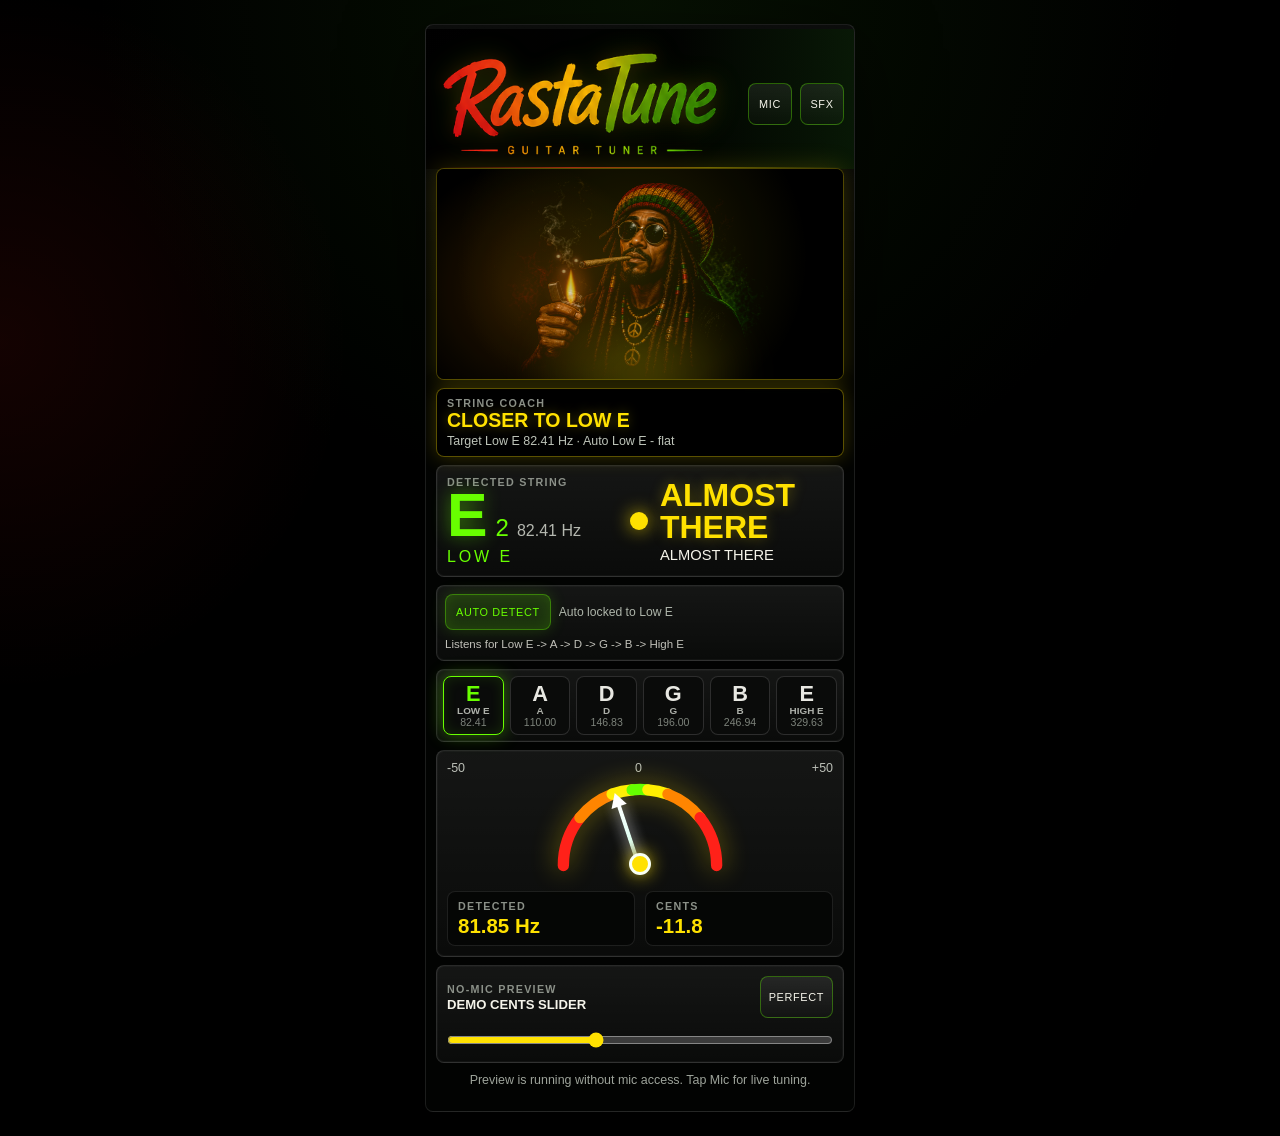
<file: index.html>
﻿<!doctype html>
<html lang="en">
  <head>
    <meta charset="utf-8">
    <meta name="viewport" content="width=device-width, initial-scale=1, viewport-fit=cover">
    <meta name="theme-color" content="#020302">
    <meta name="apple-mobile-web-app-capable" content="yes">
    <meta name="apple-mobile-web-app-status-bar-style" content="black-translucent">
    <meta name="format-detection" content="telephone=no">
    <title>RastaTune Guitar Tuner</title>
    <meta name="description" content="RastaTune is a playable six-string guitar tuner prototype with live mic pitch detection and reggae fire feedback.">
    <meta property="og:type" content="website">
    <meta property="og:url" content="https://rastatune-preview.netlify.app/">
    <meta property="og:title" content="RastaTune Guitar Tuner">
    <meta property="og:description" content="A playable mobile guitar tuner prototype with live mic detection, six strings, and reggae fire feedback.">
    <meta property="og:image" content="https://rastatune-preview.netlify.app/assets/social-preview.png?v=20260613-rasta-generated">
    <meta property="og:image:width" content="1200">
    <meta property="og:image:height" content="630">
    <meta property="og:image:alt" content="RastaTune guitar tuner preview with fictional reggae-inspired character and neon tuning meter.">
    <meta name="twitter:card" content="summary_large_image">
    <meta name="twitter:title" content="RastaTune Guitar Tuner">
    <meta name="twitter:description" content="A playable mobile guitar tuner prototype with live mic detection, six strings, and reggae fire feedback.">
    <meta name="twitter:image" content="https://rastatune-preview.netlify.app/assets/social-preview.png?v=20260613-rasta-generated">
    <link rel="stylesheet" href="style.css?v=screen-fit-20260626b">
  </head>
  <body>
    <main class="app-shell" data-state="perfect">
      <header class="topbar" aria-label="RastaTune Guitar Tuner">
        <img class="logo" src="assets/logo-no-leaf-tight.png" alt="">
        <div class="top-actions">
          <button class="icon-button" id="micButton" type="button" aria-label="Start microphone tuner">Mic</button>
          <button class="icon-button" id="muteButton" type="button" aria-label="Mute sound effects" aria-pressed="false">SFX</button>
        </div>
      </header>

      <section class="hero-panel">
        <div class="character-stage" id="characterStage" role="img" aria-label="Fictional reggae-inspired tuner character">
          <div class="character-rig" aria-hidden="true">
            <img id="characterFrameA" class="character-frame frame-a is-visible" src="assets/rasta-character-base.png" alt="">
            <img id="characterFrameB" class="character-frame frame-b" src="assets/rasta-character-base.png" alt="">
            <div class="flame-system">
              <span class="sprite-glow"></span>
              <span class="flame-sprite"></span>
              <span class="spark spark-one"></span>
              <span class="spark spark-two"></span>
              <span class="spark spark-three"></span>
            </div>
          </div>
          <div class="stage-glow" aria-hidden="true"></div>
          <div class="smoke smoke-one" aria-hidden="true"></div>
          <div class="smoke smoke-two" aria-hidden="true"></div>
        </div>

        <div class="tune-overlay">
          <span class="micro-label">String Coach</span>
          <strong id="proximityText">Locked on Low E</strong>
          <p><span id="targetOverlay">Target Low E</span> &middot; <span id="detectedNoteText">Detected E2</span></p>
        </div>

        <div class="readout-card">
          <div class="string-lockup">
            <span class="micro-label">Detected String</span>
            <div class="string-row">
              <strong id="selectedNote">E</strong>
              <span id="selectedOctave">2</span>
              <em id="selectedHz">82.41 Hz</em>
            </div>
            <span id="selectedName" class="selected-name">Low E</span>
          </div>

          <div class="state-line">
            <span class="state-dot" id="stateDot"></span>
            <div>
              <h1 id="stateTitle">Perfect Tune</h1>
              <p id="directionText">Perfect Tune</p>
            </div>
          </div>
        </div>
      </section>

      <section class="mode-row" aria-label="Tuner mode">
        <button class="mode-chip active" id="autoButton" type="button">Auto Detect</button>
        <span id="lockStatus">Waiting for a clean string pluck</span>
        <span class="auto-sequence">Listens for Low E -> A -> D -> G -> B -> High E</span>
      </section>

      <section class="string-pad" aria-label="Manual string override">
        <button class="string-button active" type="button" data-string="E2">
          <strong>E</strong>
          <span>Low E</span>
          <em>82.41</em>
        </button>
        <button class="string-button" type="button" data-string="A2">
          <strong>A</strong>
          <span>A</span>
          <em>110.00</em>
        </button>
        <button class="string-button" type="button" data-string="D3">
          <strong>D</strong>
          <span>D</span>
          <em>146.83</em>
        </button>
        <button class="string-button" type="button" data-string="G3">
          <strong>G</strong>
          <span>G</span>
          <em>196.00</em>
        </button>
        <button class="string-button" type="button" data-string="B3">
          <strong>B</strong>
          <span>B</span>
          <em>246.94</em>
        </button>
        <button class="string-button" type="button" data-string="E4">
          <strong>E</strong>
          <span>High E</span>
          <em>329.63</em>
        </button>
      </section>

      <section class="meter-panel" aria-label="Tuning meter">
        <div class="meter-labels">
          <span>-50</span>
          <span>0</span>
          <span>+50</span>
        </div>
        <div class="arc-meter">
          <svg viewBox="0 0 220 124" role="img" aria-label="Rainbow cents meter">
            <path class="arc arc-red-left" d="M 22 104 A 88 88 0 0 1 41 49"></path>
            <path class="arc arc-orange-left" d="M 41 49 A 88 88 0 0 1 78 22"></path>
            <path class="arc arc-yellow-left" d="M 78 22 A 88 88 0 0 1 101 17"></path>
            <path class="arc arc-green" d="M 101 17 A 88 88 0 0 1 119 17"></path>
            <path class="arc arc-yellow-right" d="M 119 17 A 88 88 0 0 1 142 22"></path>
            <path class="arc arc-orange-right" d="M 142 22 A 88 88 0 0 1 179 49"></path>
            <path class="arc arc-red-right" d="M 179 49 A 88 88 0 0 1 198 104"></path>
          </svg>
          <div class="arc-needle" id="arcNeedle" aria-hidden="true"></div>
          <div class="arc-pivot" aria-hidden="true"></div>
        </div>
        <div class="readings-grid">
          <div>
            <span class="micro-label">Detected</span>
            <strong id="frequencyText">82.41 Hz</strong>
          </div>
          <div>
            <span class="micro-label">Cents</span>
            <strong id="centsText">+0.0</strong>
          </div>
        </div>
      </section>

      <section class="demo-panel">
        <div class="demo-header">
          <div>
            <span class="micro-label">No-Mic Preview</span>
            <strong>Demo cents slider</strong>
          </div>
          <button class="demo-reset" id="resetDemo" type="button">Perfect</button>
        </div>
        <input id="demoSlider" class="demo-slider" type="range" min="-50" max="50" step="1" value="0" aria-label="Demo cents off target">
      </section>

      <p class="status-text" id="statusText">Requesting microphone access for live tuning.</p>
    </main>

    <script src="script.js?v=screen-fit-20260626b"></script>
  </body>
</html>
</file>
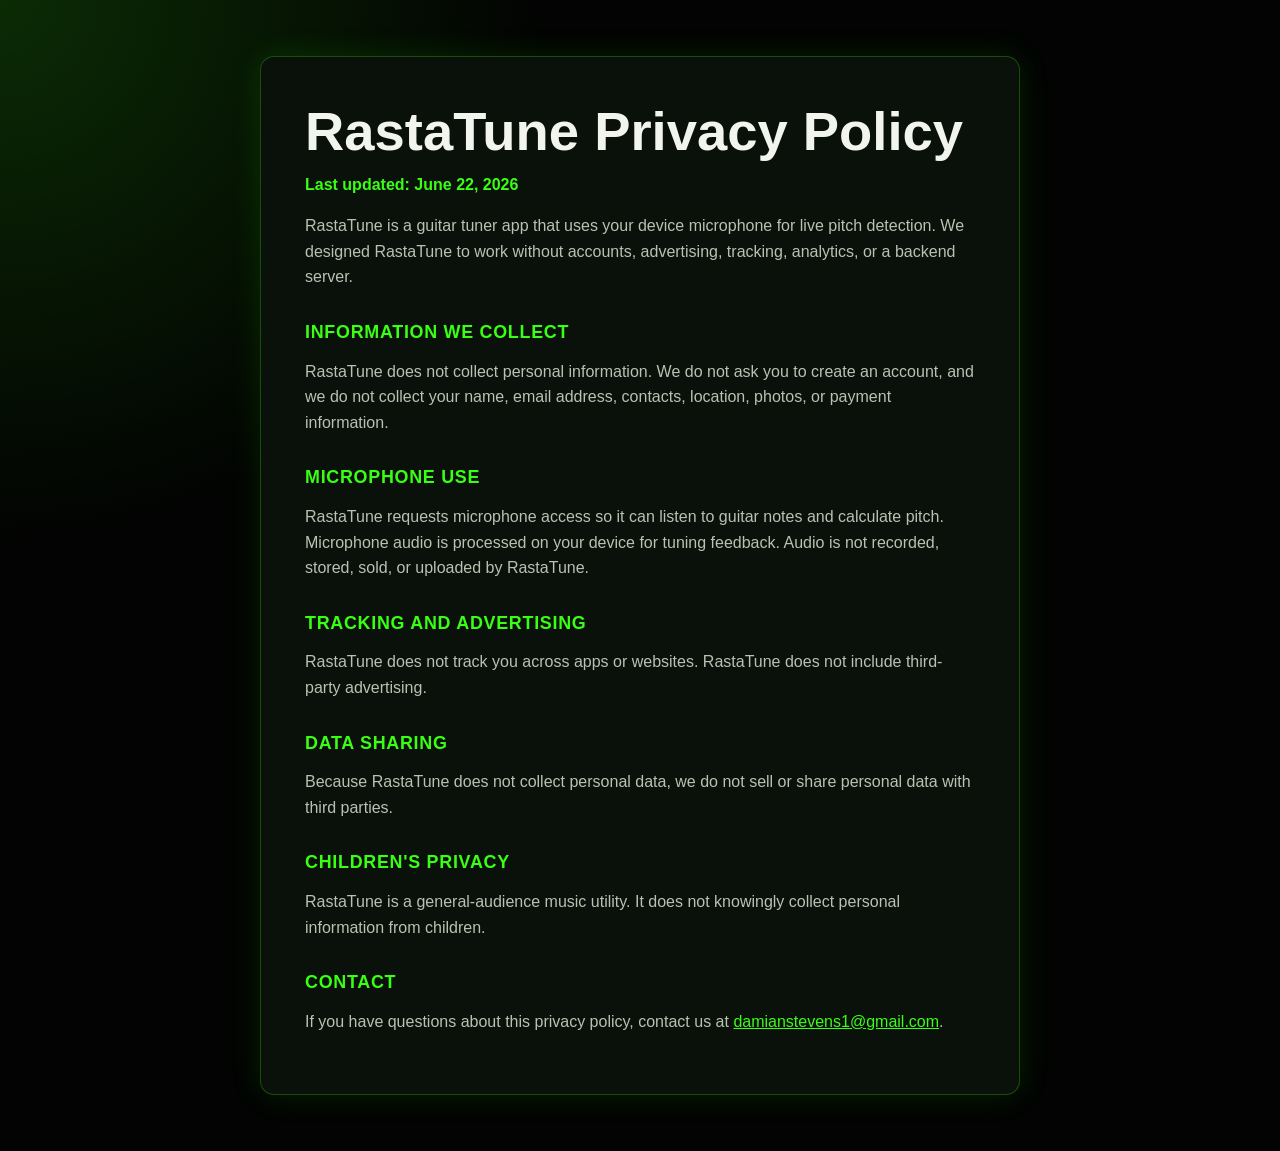
<file: privacy.html>
<!doctype html>
<html lang="en">
  <head>
    <meta charset="utf-8">
    <meta name="viewport" content="width=device-width, initial-scale=1">
    <meta name="theme-color" content="#020302">
    <title>RastaTune Privacy Policy</title>
    <style>
      :root {
        color-scheme: dark;
        --bg: #020302;
        --panel: #0b120b;
        --text: #f2f5ee;
        --muted: #b9c2b2;
        --accent: #39ff14;
        --line: rgba(57, 255, 20, 0.26);
      }

      * {
        box-sizing: border-box;
      }

      body {
        margin: 0;
        min-height: 100vh;
        background: radial-gradient(circle at top left, rgba(57, 255, 20, 0.16), transparent 34rem), var(--bg);
        color: var(--text);
        font-family: -apple-system, BlinkMacSystemFont, "Segoe UI", sans-serif;
        line-height: 1.6;
      }

      main {
        width: min(760px, calc(100% - 32px));
        margin: 0 auto;
        padding: 56px 0;
      }

      article {
        border: 1px solid var(--line);
        border-radius: 14px;
        background: rgba(11, 18, 11, 0.92);
        box-shadow: 0 0 32px rgba(57, 255, 20, 0.12);
        padding: clamp(24px, 5vw, 44px);
      }

      h1,
      h2 {
        line-height: 1.15;
      }

      h1 {
        margin: 0 0 8px;
        font-size: clamp(2rem, 7vw, 3.4rem);
      }

      h2 {
        margin-top: 32px;
        color: var(--accent);
        font-size: 1.12rem;
        letter-spacing: 0.04em;
        text-transform: uppercase;
      }

      p,
      li {
        color: var(--muted);
      }

      a {
        color: var(--accent);
      }

      .updated {
        margin-top: 0;
        color: var(--accent);
        font-weight: 700;
      }
    </style>
  </head>
  <body>
    <main>
      <article>
        <h1>RastaTune Privacy Policy</h1>
        <p class="updated">Last updated: June 22, 2026</p>

        <p>
          RastaTune is a guitar tuner app that uses your device microphone for live pitch detection. We designed
          RastaTune to work without accounts, advertising, tracking, analytics, or a backend server.
        </p>

        <h2>Information We Collect</h2>
        <p>
          RastaTune does not collect personal information. We do not ask you to create an account, and we do not
          collect your name, email address, contacts, location, photos, or payment information.
        </p>

        <h2>Microphone Use</h2>
        <p>
          RastaTune requests microphone access so it can listen to guitar notes and calculate pitch. Microphone
          audio is processed on your device for tuning feedback. Audio is not recorded, stored, sold, or uploaded
          by RastaTune.
        </p>

        <h2>Tracking And Advertising</h2>
        <p>
          RastaTune does not track you across apps or websites. RastaTune does not include third-party advertising.
        </p>

        <h2>Data Sharing</h2>
        <p>
          Because RastaTune does not collect personal data, we do not sell or share personal data with third parties.
        </p>

        <h2>Children's Privacy</h2>
        <p>
          RastaTune is a general-audience music utility. It does not knowingly collect personal information from
          children.
        </p>

        <h2>Contact</h2>
        <p>
          If you have questions about this privacy policy, contact us at
          <a href="mailto:damianstevens1@gmail.com">damianstevens1@gmail.com</a>.
        </p>
      </article>
    </main>
  </body>
</html>
</file>
<file: style.css>
:root {
  color-scheme: dark;
  --bg: #020302;
  --panel: #090b09;
  --panel-soft: #11140f;
  --line: rgba(255, 255, 255, 0.12);
  --text: #f5f4ea;
  --muted: #8b9088;
  --red: #ff2b1f;
  --orange: #ff8a00;
  --yellow: #ffe100;
  --green: #68ff00;
  --state: var(--green);
  --state-rgb: 104, 255, 0;
  --meter-x: 50%;
  --needle-angle: 0deg;
  --spark-level: 1;
  --flame-level: 1;
  --flare-level: 0;
  --sprite-position: 57.143%;
  --closeness: 1;
  --overheat: 0;
  --stage-brightness: 1;
  --character-contrast: 1.05;
  --character-saturation: 1;
  --stage-heat: 0;
  --stage-shadow: 0.18;
}

* {
  box-sizing: border-box;
}

html,
body {
  min-height: 100%;
  width: 100%;
  overflow-x: hidden;
  overflow-x: clip;
  -webkit-text-size-adjust: 100%;
}

body {
  margin: 0;
  min-height: 100dvh;
  background:
    radial-gradient(circle at 50% 0%, rgba(36, 96, 16, 0.18), transparent 34rem),
    radial-gradient(circle at 0% 30%, rgba(255, 30, 20, 0.08), transparent 22rem),
    #000;
  color: var(--text);
  font-family: Impact, Haettenschweiler, "Arial Narrow Bold", "Segoe UI Condensed", "Roboto Condensed", Arial, sans-serif;
  letter-spacing: 0;
  overscroll-behavior-y: none;
}

button,
input {
  font: inherit;
}

button {
  -webkit-tap-highlight-color: transparent;
}

.app-shell {
  container-type: inline-size;
  width: min(100vw, 430px);
  max-width: 100vw;
  min-height: 100dvh;
  margin: 0 auto;
  padding:
    max(12px, calc(env(safe-area-inset-top, 0px) + 10px))
    max(10px, calc(env(safe-area-inset-right, 0px) + 10px))
    max(14px, calc(env(safe-area-inset-bottom, 0px) + 12px))
    max(10px, calc(env(safe-area-inset-left, 0px) + 10px));
  background:
    linear-gradient(180deg, rgba(255, 255, 255, 0.04), transparent 18rem),
    var(--bg);
  overflow-x: hidden;
  overflow-y: visible;
}

.app-shell[data-state="way-low"],
.app-shell[data-state="way-high"] {
  --state: var(--red);
  --state-rgb: 255, 43, 31;
}

.app-shell[data-state="way-low"] {
  --character-saturation: 0.72;
  --character-contrast: 1.08;
  --stage-shadow: 0.72;
  --stage-heat: 0.04;
}

.app-shell[data-state="way-high"] {
  --character-saturation: 1.2;
  --character-contrast: 1.18;
  --stage-shadow: 0.18;
  --stage-heat: 0.9;
}

.app-shell[data-state="low"],
.app-shell[data-state="high"] {
  --state: var(--orange);
  --state-rgb: 255, 138, 0;
}

.app-shell[data-state="low"] {
  --character-saturation: 0.9;
  --character-contrast: 1.08;
  --stage-shadow: 0.42;
  --stage-heat: 0.12;
}

.app-shell[data-state="high"] {
  --character-saturation: 1.14;
  --character-contrast: 1.14;
  --stage-shadow: 0.24;
  --stage-heat: 0.62;
}

.app-shell[data-state="almost-low"],
.app-shell[data-state="almost-high"] {
  --state: var(--yellow);
  --state-rgb: 255, 225, 0;
}

.app-shell[data-state="almost-low"],
.app-shell[data-state="almost-high"] {
  --character-saturation: 1.04;
  --character-contrast: 1.09;
  --stage-shadow: 0.24;
  --stage-heat: 0.3;
}

.app-shell[data-state="perfect"] {
  --state: var(--green);
  --state-rgb: 104, 255, 0;
  --character-saturation: 1.18;
  --character-contrast: 1.12;
  --stage-shadow: 0.12;
  --stage-heat: 0.42;
}

.topbar {
  position: relative;
  isolation: isolate;
  display: grid;
  grid-template-columns: minmax(0, 1fr) auto;
  align-items: center;
  gap: clamp(8px, 2.4vw, 12px);
  min-height: 94px;
  padding: 10px 0 8px;
  margin-bottom: -1px;
  overflow: visible;
}

.topbar::before {
  content: "";
  position: absolute;
  inset: -8px -10px 0;
  z-index: -1;
  pointer-events: none;
  background:
    linear-gradient(90deg, rgba(0, 0, 0, 0.98) 0%, rgba(0, 0, 0, 0.92) 58%, rgba(8, 28, 5, 0.78) 100%),
    radial-gradient(circle at 48% 45%, rgba(104, 255, 0, 0.12), transparent 11rem);
}

.topbar::after {
  content: "";
  position: absolute;
  left: 0;
  right: 0;
  bottom: 1px;
  height: 1px;
  pointer-events: none;
  background: linear-gradient(90deg, rgba(255, 43, 31, 0), rgba(255, 43, 31, 0.82), rgba(255, 225, 0, 0.54), rgba(104, 255, 0, 0));
  opacity: 0.72;
}

.logo {
  position: relative;
  z-index: 1;
  width: min(100%, clamp(238px, 66vw, 288px));
  height: auto;
  display: block;
  object-fit: contain;
  object-position: left center;
  filter:
    drop-shadow(0 0 14px rgba(104, 255, 0, 0.18))
    drop-shadow(0 0 8px rgba(255, 43, 31, 0.12));
}

.logo.image-missing {
  display: none;
}

.app-shell[data-logo-missing="true"] .topbar::before {
  content: "RastaTune";
  color: transparent;
  background: linear-gradient(100deg, var(--red), var(--orange) 34%, var(--yellow) 56%, var(--green));
  -webkit-background-clip: text;
  background-clip: text;
  font-size: clamp(2.25rem, 15vw, 4rem);
  line-height: 0.9;
  text-shadow: 0 0 18px rgba(104, 255, 0, 0.18);
}

.top-actions {
  position: relative;
  z-index: 2;
  display: flex;
  gap: 8px;
  justify-self: end;
  min-width: 0;
  flex: 0 0 auto;
}

.icon-button,
.demo-reset {
  border: 1px solid rgba(104, 255, 0, 0.34);
  border-radius: 8px;
  background: linear-gradient(180deg, rgba(255, 255, 255, 0.08), rgba(255, 255, 255, 0.02));
  color: var(--text);
  min-height: 42px;
  min-width: 44px;
  padding: 0 8px;
  text-transform: uppercase;
  font-size: 0.68rem;
  letter-spacing: 0.06em;
  cursor: pointer;
}

.icon-button.active,
.icon-button[aria-pressed="true"],
.demo-reset:active {
  color: #080b04;
  background: var(--green);
  box-shadow: 0 0 18px rgba(104, 255, 0, 0.45);
}

.hero-panel {
  display: grid;
  gap: 8px;
}

.character-stage {
  position: relative;
  aspect-ratio: 808 / 420;
  min-height: 0;
  border: 1px solid rgba(var(--state-rgb), 0.28);
  border-radius: 8px;
  overflow: hidden;
  background:
    radial-gradient(circle at 40% 50%, rgba(var(--state-rgb), 0.16), transparent 16rem),
    #010101;
  box-shadow:
    inset 0 0 0 1px rgba(255, 255, 255, 0.04),
    0 0 26px rgba(var(--state-rgb), 0.18);
}

.character-stage::before {
  content: "";
  position: absolute;
  inset: 0;
  z-index: 2;
  pointer-events: none;
  background:
    radial-gradient(circle at 22% 58%, rgba(255, 138, 0, calc(0.08 + var(--stage-heat) * 0.34)), transparent 8rem),
    radial-gradient(circle at 48% 42%, rgba(var(--state-rgb), calc(0.05 + var(--closeness) * 0.13)), transparent 11rem),
    linear-gradient(90deg, rgba(0, 0, 0, var(--stage-shadow)), transparent 38%, rgba(0, 0, 0, calc(var(--stage-shadow) * 0.62)));
  mix-blend-mode: screen;
  opacity: 0.9;
}

.character-stage::after {
  content: "";
  position: absolute;
  inset: 0;
  z-index: 7;
  pointer-events: none;
  opacity: 0;
  background:
    radial-gradient(circle at 28% 54%, rgba(255, 132, 0, 0.34), transparent 8rem),
    radial-gradient(circle at 54% 36%, rgba(var(--state-rgb), 0.22), transparent 11rem),
    linear-gradient(90deg, rgba(0, 0, 0, 0.38), transparent 42%, rgba(0, 0, 0, 0.2));
  mix-blend-mode: screen;
}

.app-shell.frame-transition .character-stage::after {
  animation: frameVeil 220ms ease-out;
}

.character-rig {
  position: absolute;
  inset: 0;
  z-index: 1;
  pointer-events: none;
  transform-origin: 58% 36%;
  animation: none;
  transform: none;
  will-change: auto;
}

.character-frame {
  position: absolute;
  inset: 0;
  width: 100%;
  height: 100%;
  object-fit: contain;
  object-position: center;
  display: block;
  filter:
    saturate(calc(var(--character-saturation) + var(--closeness) * 0.12 + var(--overheat) * 0.18))
    contrast(var(--character-contrast))
    brightness(var(--stage-brightness));
  transform: scale(1.012);
  transform-origin: 58% 36%;
  opacity: 0;
  transition: opacity 120ms ease, transform 220ms ease, filter 220ms ease;
  will-change: opacity, filter;
}

.character-frame.image-missing {
  display: none;
}

.app-shell[data-character-missing="true"] .character-stage::before {
  content: "Character assets missing";
  position: absolute;
  inset: 0;
  z-index: 1;
  display: grid;
  place-items: end start;
  padding: 14px;
  color: rgba(245, 244, 234, 0.68);
  background:
    radial-gradient(circle at 33% 48%, rgba(104, 255, 0, 0.2), transparent 8rem),
    radial-gradient(circle at 28% 56%, rgba(255, 138, 0, 0.22), transparent 5rem);
  font-family: "Segoe UI", Arial, sans-serif;
  font-size: 0.72rem;
  letter-spacing: 0.08em;
  text-transform: uppercase;
}

.character-frame.frame-a {
  opacity: 1;
}

.character-frame.frame-b {
  opacity: 0;
}

.app-shell[data-state="way-high"] .character-stage {
  animation: warningShake 520ms ease-in-out;
}

.app-shell[data-state="perfect"] .character-rig {
  animation: none;
}

.app-shell[data-state="perfect"] .character-frame {
  filter: saturate(1.28) contrast(1.12) brightness(1.08);
}

.stage-glow {
  position: absolute;
  inset: auto 12% -18% 12%;
  height: 42%;
  background: radial-gradient(circle, rgba(var(--state-rgb), 0.5), transparent 70%);
  filter: blur(22px);
  opacity: calc(0.16 + var(--closeness) * 0.52 + var(--overheat) * 0.34);
  pointer-events: none;
  z-index: 4;
}

.flame-system {
  position: absolute;
  left: 22.5%;
  bottom: 32%;
  z-index: 3;
  width: 86px;
  height: 128px;
  pointer-events: none;
  opacity: calc(0.18 + var(--spark-level) * 0.72);
  filter:
    drop-shadow(0 0 calc(4px + var(--flame-level) * 16px) rgba(255, 139, 0, 0.68))
    drop-shadow(0 0 calc(2px + var(--flare-level) * 18px) rgba(255, 31, 24, 0.7));
  transform: scale(calc(0.54 + var(--flame-level) * 0.18 + var(--flare-level) * 0.18));
  transform-origin: 50% 88%;
  transition: opacity 180ms ease, transform 200ms ease, filter 200ms ease;
}

.flame-system::after {
  content: "";
  position: absolute;
  left: 36px;
  bottom: 10px;
  z-index: 4;
  width: 16px;
  height: 9px;
  border-radius: 999px;
  background:
    radial-gradient(ellipse at 50% 55%, rgba(255, 248, 188, 0.96), rgba(255, 166, 28, 0.78) 42%, rgba(255, 55, 18, 0.4) 68%, transparent 80%);
  filter: blur(0.3px) drop-shadow(0 0 9px rgba(255, 154, 28, 0.72));
  opacity: calc(0.16 + var(--flame-level) * 0.58 + var(--flare-level) * 0.18);
  transform: rotate(-8deg) scale(calc(0.72 + var(--flame-level) * 0.18 + var(--flare-level) * 0.14));
  transform-origin: center;
}

.app-shell[data-state="way-low"] .flame-system {
  opacity: calc(0.08 + var(--spark-level) * 0.24);
  filter: drop-shadow(0 0 5px rgba(255, 180, 80, 0.48));
}

.app-shell[data-state="low"] .flame-system {
  opacity: calc(0.34 + var(--spark-level) * 0.62);
  filter:
    drop-shadow(0 0 calc(7px + var(--flame-level) * 18px) rgba(255, 139, 0, 0.78))
    drop-shadow(0 0 7px rgba(255, 218, 94, 0.32));
}

.app-shell[data-state="perfect"] .flame-system {
  animation: perfectFlamePop 1.15s ease-in-out infinite;
}

.app-shell[data-state="high"] .flame-system,
.app-shell[data-state="way-high"] .flame-system {
  transform: translateX(2px) translateY(-6px) rotate(-5deg) scale(calc(0.54 + var(--flame-level) * 0.12 + var(--flare-level) * 0.22));
}

.app-shell[data-state="way-high"] .flame-system {
  animation: overheatFlare 520ms ease-in-out infinite alternate;
}

.flame-sprite {
  position: absolute;
  inset: 0;
  z-index: 2;
  background-image: url("assets/flame-sprite-normalized.png");
  background-repeat: no-repeat;
  background-size: 800% 100%;
  background-position: var(--sprite-position) 0;
  transform-origin: 50% 100%;
  animation: spriteFlicker 440ms ease-in-out infinite alternate;
}

.sprite-glow {
  position: absolute;
  left: 16px;
  right: 16px;
  bottom: 6px;
  height: 66px;
  border-radius: 999px;
  background:
    radial-gradient(ellipse at 50% 70%, rgba(255, 247, 156, 0.34), rgba(255, 132, 0, 0.28) 38%, rgba(255, 31, 18, 0.18) 62%, transparent 76%);
  filter: blur(12px);
  opacity: calc(0.1 + var(--flame-level) * 0.32 + var(--flare-level) * 0.22);
  transform: scale(calc(0.7 + var(--flame-level) * 0.22 + var(--flare-level) * 0.18));
}

.flame-core,
.flame-halo,
.flame-tongue,
.flame-flare {
  display: none;
  position: absolute;
  left: 24px;
  bottom: 19px;
  width: 22px;
  height: 42px;
  border-radius: 55% 45% 56% 42%;
  transform-origin: 50% 100%;
}

.flame-core {
  background:
    radial-gradient(circle at 52% 76%, rgba(255, 246, 184, 0.82), rgba(255, 220, 77, 0.7) 18%, transparent 34%),
    radial-gradient(ellipse at 50% 52%, rgba(255, 132, 0, 0.95), rgba(255, 55, 18, 0.72) 58%, transparent 72%);
  opacity: calc(0.1 + var(--flame-level) * 0.72 + var(--overheat) * 0.12);
  animation: flameFlicker 640ms ease-in-out infinite alternate;
}

.flame-tongue {
  left: 27px;
  bottom: 40px;
  z-index: 2;
  width: 22px;
  height: 54px;
  border-radius: 70% 30% 60% 36%;
  background:
    radial-gradient(circle at 48% 78%, rgba(255, 255, 235, 0.88), rgba(255, 220, 58, 0.72) 24%, transparent 48%),
    linear-gradient(180deg, rgba(255, 246, 142, 0.92), rgba(255, 126, 0, 0.8) 44%, rgba(255, 28, 18, 0.48) 78%, transparent);
  filter: blur(0.2px);
  opacity: calc(var(--flare-level) * 0.68);
  transform-origin: 50% 100%;
  animation: flareTongue 470ms ease-in-out infinite alternate;
}

.flame-tongue-two {
  left: 18px;
  bottom: 34px;
  width: 18px;
  height: 42px;
  opacity: calc(var(--flare-level) * 0.42);
  transform: rotate(-12deg);
  animation-delay: -180ms;
}

.flame-flare {
  left: 3px;
  bottom: 12px;
  width: 62px;
  height: 82px;
  border-radius: 50% 42% 58% 38%;
  background:
    radial-gradient(ellipse at 42% 74%, rgba(255, 238, 105, 0.4), rgba(255, 124, 0, 0.2) 35%, rgba(255, 25, 18, 0.14) 62%, transparent 78%);
  filter: blur(10px);
  opacity: calc(var(--flare-level) * 0.34);
  transform-origin: 42% 92%;
  animation: flareBreath 720ms ease-in-out infinite alternate;
}

.flame-halo {
  left: 12px;
  bottom: 2px;
  width: 48px;
  height: 62px;
  background: radial-gradient(ellipse at 40% 62%, rgba(255, 128, 0, 0.26), rgba(255, 42, 18, 0.12) 42%, transparent 74%);
  filter: blur(9px);
  opacity: calc(0.08 + var(--flame-level) * 0.34 + var(--flare-level) * 0.28);
}

.spark {
  position: absolute;
  left: 30px;
  bottom: 50px;
  width: 5px;
  height: 5px;
  border-radius: 999px;
  background: #fff4a8;
  box-shadow: 0 0 10px rgba(255, 230, 122, 0.9);
  opacity: calc(0.15 + var(--spark-level) * 0.7);
  animation: sparkPop 780ms ease-in-out infinite;
}

.spark-two {
  left: 48px;
  bottom: 66px;
  animation-delay: -220ms;
}

.spark-three {
  left: 22px;
  bottom: 72px;
  animation-delay: -420ms;
}

.smoke {
  position: absolute;
  width: 88px;
  height: 88px;
  border-radius: 999px;
  background: radial-gradient(circle, rgba(255, 255, 255, 0.18), transparent 68%);
  filter: blur(14px);
  opacity: 0.28;
  pointer-events: none;
  animation: smokeDrift 5s linear infinite;
}

.smoke-one {
  left: 18%;
  top: 20%;
}

.smoke-two {
  right: 14%;
  top: 10%;
  animation-delay: -2s;
}

.tune-overlay {
  position: relative;
  padding: 8px 10px;
  border: 1px solid rgba(var(--state-rgb), 0.36);
  border-radius: 8px;
  background:
    linear-gradient(90deg, rgba(0, 0, 0, 0.86), rgba(0, 0, 0, 0.48)),
    rgba(0, 0, 0, 0.72);
  box-shadow: 0 0 20px rgba(var(--state-rgb), 0.22);
  backdrop-filter: blur(4px);
}

.tune-overlay strong {
  display: block;
  margin-top: 2px;
  color: var(--state);
  font-size: 1.22rem;
  line-height: 1;
  text-transform: uppercase;
  text-shadow: 0 0 12px rgba(var(--state-rgb), 0.34);
}

.tune-overlay p {
  margin: 4px 0 0;
  color: #bec4b9;
  font-family: "Segoe UI", Arial, sans-serif;
  font-size: 0.78rem;
}

.readout-card,
.meter-panel,
.demo-panel,
.string-pad,
.mode-row {
  border: 1px solid var(--line);
  border-radius: 8px;
  background:
    linear-gradient(180deg, rgba(255, 255, 255, 0.06), rgba(255, 255, 255, 0.015)),
    rgba(7, 8, 7, 0.94);
  box-shadow: inset 0 0 0 1px rgba(255, 255, 255, 0.03);
}

.mode-row {
  display: grid;
  grid-template-columns: auto minmax(0, 1fr);
  align-items: center;
  gap: 8px;
  margin-top: 8px;
  padding: 8px;
}

.mode-chip {
  min-height: 36px;
  border: 1px solid rgba(104, 255, 0, 0.38);
  border-radius: 8px;
  background: rgba(0, 0, 0, 0.42);
  color: var(--green);
  padding: 0 10px;
  text-transform: uppercase;
  font-size: 0.68rem;
  letter-spacing: 0.06em;
}

.mode-chip.active {
  background: rgba(104, 255, 0, 0.14);
  box-shadow: inset 0 0 14px rgba(104, 255, 0, 0.12), 0 0 16px rgba(104, 255, 0, 0.18);
}

#lockStatus {
  min-width: 0;
  color: #aeb5aa;
  font-family: "Segoe UI", Arial, sans-serif;
  font-size: 0.76rem;
  overflow: hidden;
  text-overflow: ellipsis;
  white-space: nowrap;
}

.auto-sequence {
  grid-column: 1 / -1;
  color: rgba(245, 244, 234, 0.78);
  font-family: "Segoe UI", Arial, sans-serif;
  font-size: 0.72rem;
  line-height: 1.2;
  white-space: nowrap;
  overflow: hidden;
  text-overflow: ellipsis;
}

.readout-card {
  display: grid;
  grid-template-columns: 0.92fr 1.08fr;
  align-items: center;
  gap: 10px;
  padding: 10px;
}

.micro-label {
  display: block;
  color: var(--muted);
  font-family: "Segoe UI", Arial, sans-serif;
  font-size: 0.67rem;
  font-weight: 700;
  text-transform: uppercase;
  letter-spacing: 0.12em;
}

.string-row {
  display: flex;
  align-items: baseline;
  gap: 8px;
  line-height: 1;
}

.string-row strong {
  color: var(--green);
  font-size: clamp(2.55rem, 14vw, 3.8rem);
  line-height: 0.9;
  text-shadow: 0 0 18px rgba(104, 255, 0, 0.45);
}

.string-row span {
  color: var(--green);
  font-size: 1.5rem;
}

.string-row em {
  color: #b5b8b0;
  font-family: "Segoe UI", Arial, sans-serif;
  font-size: 1rem;
  font-style: normal;
}

.selected-name {
  display: block;
  margin-top: 5px;
  color: var(--green);
  text-transform: uppercase;
  letter-spacing: 0.18em;
}

.state-line {
  display: grid;
  grid-template-columns: 20px minmax(0, 1fr);
  gap: 10px;
  align-items: center;
}

.state-dot {
  width: 18px;
  height: 18px;
  border-radius: 999px;
  background: var(--state);
  box-shadow: 0 0 18px rgba(var(--state-rgb), 0.75);
}

h1 {
  margin: 0;
  color: var(--state);
  font-size: clamp(1.24rem, 7vw, 2rem);
  line-height: 1;
  text-transform: uppercase;
  text-shadow: 0 0 14px rgba(var(--state-rgb), 0.35);
}

.state-line p {
  margin: 4px 0 0;
  color: var(--text);
  font-size: 0.92rem;
  text-transform: uppercase;
}

.meter-panel {
  margin-top: 8px;
  padding: 10px;
}

.meter-labels {
  display: flex;
  justify-content: space-between;
  color: #bbbfb7;
  font-family: "Segoe UI", Arial, sans-serif;
  font-size: 0.78rem;
}

.arc-meter {
  position: relative;
  height: 108px;
  margin: 0 0 8px;
}

.arc-meter svg {
  position: absolute;
  inset: 0;
  width: 100%;
  height: 100%;
  overflow: visible;
  filter: drop-shadow(0 0 13px rgba(var(--state-rgb), 0.42));
}

.arc {
  fill: none;
  stroke-width: 13;
  stroke-linecap: round;
}

.arc-red-left,
.arc-red-right {
  stroke: #ff2119;
}

.arc-orange-left,
.arc-orange-right {
  stroke: #ff8500;
}

.arc-yellow-left,
.arc-yellow-right {
  stroke: #ffee00;
}

.arc-green {
  stroke: #65ff00;
}

.arc-needle {
  position: absolute;
  left: 50%;
  bottom: 14px;
  width: 4px;
  height: 72px;
  border-radius: 999px;
  background: linear-gradient(180deg, #ffffff, #dffff2 58%, rgba(255, 255, 255, 0.4));
  box-shadow: 0 0 14px rgba(255, 255, 255, 0.95);
  transform: translateX(-50%) rotate(var(--needle-angle));
  transform-origin: 50% 100%;
  transition: transform 180ms ease;
}

.arc-needle::before {
  content: "";
  position: absolute;
  top: -8px;
  left: 50%;
  width: 0;
  height: 0;
  border-left: 8px solid transparent;
  border-right: 8px solid transparent;
  border-bottom: 14px solid #fff;
  transform: translateX(-50%);
}

.arc-pivot {
  position: absolute;
  left: 50%;
  bottom: 8px;
  width: 22px;
  height: 22px;
  border-radius: 999px;
  background: var(--state);
  border: 3px solid #f8fff4;
  box-shadow: 0 0 18px rgba(var(--state-rgb), 0.75);
  transform: translateX(-50%);
}

.meter-track {
  position: relative;
  height: 42px;
  margin: 4px 0 10px;
  border-radius: 8px;
  background:
    repeating-linear-gradient(90deg, rgba(255, 255, 255, 0.28) 0 2px, transparent 2px 6px),
    linear-gradient(90deg, #ff1d19 0%, #ff7a00 18%, #f8f400 36%, #64ff00 48%, #64ff00 52%, #f8f400 64%, #ff7a00 82%, #ff1d19 100%);
  box-shadow:
    0 0 22px rgba(var(--state-rgb), 0.26),
    inset 0 0 12px rgba(0, 0, 0, 0.8);
  overflow: hidden;
}

.meter-track::before {
  content: "";
  position: absolute;
  inset: 0;
  background: linear-gradient(180deg, rgba(0, 0, 0, 0.48), transparent 44%, rgba(0, 0, 0, 0.58));
}

.meter-center {
  position: absolute;
  top: 4px;
  bottom: 4px;
  left: 50%;
  width: 3px;
  background: #f7fff2;
  box-shadow: 0 0 12px #fff;
}

.meter-needle {
  position: absolute;
  left: var(--meter-x);
  bottom: 1px;
  width: 0;
  height: 0;
  border-left: 8px solid transparent;
  border-right: 8px solid transparent;
  border-bottom: 15px solid #fff;
  filter: drop-shadow(0 0 8px rgba(255, 255, 255, 0.9));
  transform: translateX(-50%);
  transition: left 170ms ease;
}

.readings-grid {
  display: grid;
  grid-template-columns: 1fr 1fr;
  gap: 10px;
}

.readings-grid div {
  min-width: 0;
  padding: 8px 10px;
  border: 1px solid rgba(255, 255, 255, 0.1);
  border-radius: 8px;
  background: #050605;
}

.readings-grid strong {
  display: block;
  margin-top: 3px;
  color: var(--state);
  font-size: 1.28rem;
  line-height: 1.1;
}

.string-pad {
  display: grid;
  grid-template-columns: repeat(6, minmax(0, 1fr));
  gap: 6px;
  margin-top: 8px;
  padding: 6px;
}

.string-button {
  min-width: 0;
  min-height: 58px;
  border: 1px solid rgba(255, 255, 255, 0.14);
  border-radius: 8px;
  background: #0a0b0a;
  color: #e8e8e2;
  cursor: pointer;
  padding: 6px 4px;
}

.string-button strong,
.string-button span,
.string-button em {
  display: block;
  overflow: hidden;
  text-overflow: ellipsis;
  white-space: nowrap;
}

.string-button strong {
  font-size: 1.36rem;
  line-height: 1;
}

.string-button span {
  color: #aeb1aa;
  font-family: "Segoe UI", Arial, sans-serif;
  font-size: 0.62rem;
  font-weight: 700;
  text-transform: uppercase;
}

.string-button em {
  color: #7d837b;
  font-family: "Segoe UI", Arial, sans-serif;
  font-size: 0.66rem;
  font-style: normal;
}

.string-button.active {
  border-color: var(--green);
  color: var(--green);
  box-shadow:
    0 0 18px rgba(104, 255, 0, 0.36),
    inset 0 0 14px rgba(104, 255, 0, 0.12);
}

.string-button.manual-mode {
  border-color: rgba(255, 255, 255, 0.18);
}

.demo-panel {
  margin-top: 8px;
  padding: 10px;
}

.demo-header {
  display: flex;
  align-items: center;
  justify-content: space-between;
  gap: 12px;
}

.demo-header > div {
  min-width: 0;
}

.demo-header strong {
  display: block;
  margin-top: 2px;
  color: var(--text);
  font-size: 0.82rem;
  text-transform: uppercase;
  white-space: normal;
}

.demo-slider {
  width: 100%;
  margin: 14px 0 2px;
  accent-color: var(--state);
}

.status-text {
  min-height: 24px;
  margin: 10px 2px 0;
  color: #9da39a;
  font-family: "Segoe UI", Arial, sans-serif;
  font-size: 0.78rem;
  text-align: center;
}

@keyframes perfectHeadBob {
  0%,
  100% {
    transform: translateX(-5px) translateY(0) scale(1.018);
  }
  50% {
    transform: translateX(5px) translateY(2px) scale(1.024);
  }
}

@keyframes characterSway {
  0%,
  100% {
    transform: translateX(-4px) translateY(0) scale(1.012);
  }
  50% {
    transform: translateX(4px) translateY(2px) scale(1.016);
  }
}

@media (max-width: 360px) {
  .topbar {
    grid-template-columns: minmax(0, 1fr) auto;
    gap: 7px;
    min-height: 86px;
    padding-top: 12px;
  }

  .logo {
    width: min(100%, 228px);
  }

  .top-actions {
    justify-self: end;
  }

  .icon-button,
  .demo-reset {
    min-width: 38px;
    min-height: 38px;
    padding: 0 6px;
    font-size: 0.62rem;
  }

  .string-pad {
    gap: 4px;
    padding: 4px;
  }

  .string-button {
    min-height: 54px;
    padding: 5px 2px;
  }

  .string-button strong {
    font-size: 1.16rem;
  }

  .string-button span {
    font-size: 0.54rem;
  }

  .string-button em {
    font-size: 0.56rem;
  }
}

@container (max-width: 390px) {
  .topbar {
    grid-template-columns: minmax(0, 1fr) auto;
    gap: 8px;
    min-height: 88px;
  }

  .logo {
    width: min(100%, 258px);
  }

  .top-actions {
    justify-self: end;
  }

  .readout-card {
    grid-template-columns: minmax(0, 0.92fr) minmax(0, 1.08fr);
    gap: 8px;
    padding: 9px;
  }

  .state-line {
    grid-template-columns: 16px minmax(0, 1fr);
    gap: 7px;
  }

  .state-dot {
    width: 16px;
    height: 16px;
  }

  .state-line h1 {
    font-size: clamp(1.08rem, 6.2vw, 1.62rem);
  }

  .string-row {
    gap: 6px;
  }

  .string-row em {
    font-size: 0.9rem;
  }

  .string-pad {
    gap: 4px;
    padding: 5px;
  }

  .string-button {
    min-height: 54px;
    padding: 5px 2px;
  }

  .string-button strong {
    font-size: 1.14rem;
  }

  .string-button span {
    font-size: 0.54rem;
  }

  .string-button em {
    font-size: 0.56rem;
  }
}

@container (max-width: 374px) {
  .readout-card {
    grid-template-columns: 1fr;
  }

  .state-line h1 {
    font-size: clamp(1.28rem, 8vw, 1.92rem);
  }
}

@keyframes frameVeil {
  0% {
    opacity: 0;
  }
  42% {
    opacity: 0.72;
  }
  100% {
    opacity: 0;
  }
}

@keyframes perfectFlamePop {
  0%,
  100% {
    transform: translateY(0) scale(calc(0.62 + var(--flame-level) * 0.16)) rotate(-1deg);
  }
  50% {
    transform: translateY(-2px) scale(calc(0.66 + var(--flame-level) * 0.18)) rotate(2deg);
  }
}

@keyframes warningShake {
  0%,
  100% {
    transform: translateX(0);
  }
  25% {
    transform: translateX(-4px);
  }
  50% {
    transform: translateX(4px);
  }
  75% {
    transform: translateX(-2px);
  }
}

@keyframes smokeDrift {
  0% {
    transform: translateY(28px) scale(0.84);
    opacity: 0;
  }
  30% {
    opacity: 0.28;
  }
  100% {
    transform: translateY(-72px) scale(1.5);
    opacity: 0;
  }
}

@keyframes flameFlicker {
  0% {
    transform: translateX(-1px) rotate(-4deg) scaleY(calc(0.72 + var(--flame-level) * 0.36));
  }
  100% {
    transform: translateX(2px) rotate(5deg) scaleY(calc(0.82 + var(--flame-level) * 0.46 + var(--flare-level) * 0.24));
  }
}

@keyframes spriteFlicker {
  0% {
    transform: translateX(-1px) translateY(1px) rotate(-1.5deg) scaleX(0.98);
    filter: saturate(1.04) brightness(0.96);
  }
  100% {
    transform: translateX(1px) translateY(-2px) rotate(1.8deg) scaleX(1.04);
    filter: saturate(1.18) brightness(1.08);
  }
}

@keyframes flareTongue {
  0% {
    transform: translateX(-2px) translateY(4px) rotate(-9deg) scaleY(calc(0.72 + var(--flare-level) * 0.34));
  }
  100% {
    transform: translateX(3px) translateY(-5px) rotate(11deg) scaleY(calc(0.88 + var(--flare-level) * 0.5));
  }
}

@keyframes flareBreath {
  0% {
    transform: translateX(-4px) translateY(4px) scale(0.82);
  }
  100% {
    transform: translateX(4px) translateY(-8px) scale(calc(0.92 + var(--flare-level) * 0.24));
  }
}

@keyframes overheatFlare {
  0% {
    filter:
      drop-shadow(0 0 calc(8px + var(--flame-level) * 22px) rgba(255, 139, 0, 0.72))
      drop-shadow(0 0 calc(10px + var(--flare-level) * 28px) rgba(255, 31, 24, 0.72));
  }
  100% {
    filter:
      drop-shadow(0 0 calc(12px + var(--flame-level) * 26px) rgba(255, 178, 36, 0.86))
      drop-shadow(0 0 calc(18px + var(--flare-level) * 34px) rgba(255, 31, 24, 0.82));
  }
}

@keyframes sparkPop {
  0%,
  100% {
    transform: translate(0, 0) scale(0.75);
  }
  50% {
    transform: translate(8px, -9px) scale(calc(0.8 + var(--spark-level) * 0.55));
  }
}

@media (min-width: 760px) {
  body {
    display: grid;
    place-items: start center;
    padding: 24px;
  }

  .app-shell {
    min-height: auto;
    border: 1px solid rgba(255, 255, 255, 0.1);
    border-radius: 8px;
    box-shadow: 0 24px 80px rgba(0, 0, 0, 0.7);
  }
}

@media (max-width: 360px) {
  .app-shell {
    padding:
      max(8px, calc(env(safe-area-inset-top, 0px) + 8px))
      max(8px, calc(env(safe-area-inset-right, 0px) + 8px))
      max(10px, calc(env(safe-area-inset-bottom, 0px) + 10px))
      max(8px, calc(env(safe-area-inset-left, 0px) + 8px));
  }

  .readout-card {
    grid-template-columns: 1fr;
  }

  .string-button {
    min-height: 54px;
  }
}

@media (max-width: 480px) and (max-height: 932px) {
  html,
  body {
    height: 100%;
    overflow: hidden;
  }

  .app-shell {
    width: 100vw;
    max-width: 100vw;
    height: 100dvh;
    min-height: 100dvh;
    display: flex;
    flex-direction: column;
    padding:
      max(8px, calc(env(safe-area-inset-top, 0px) + 8px))
      max(10px, calc(env(safe-area-inset-right, 0px) + 10px))
      max(8px, calc(env(safe-area-inset-bottom, 0px) + 8px))
      max(10px, calc(env(safe-area-inset-left, 0px) + 10px));
    overflow-x: hidden;
    overflow-y: auto;
    overscroll-behavior-y: contain;
    -webkit-overflow-scrolling: touch;
  }

  .topbar {
    grid-template-columns: minmax(0, 1fr) max-content;
    min-height: 78px;
    padding: 4px 0 6px;
    margin-bottom: 6px;
    align-items: center;
  }

  .logo {
    width: min(calc(100vw - 128px), clamp(206px, 52vw, 226px));
    max-height: 84px;
    transform: none;
  }

  .icon-button,
  .demo-reset {
    min-width: 38px;
    min-height: 36px;
    padding: 0 6px;
    font-size: 0.6rem;
  }

  .hero-panel {
    flex: 0 0 auto;
    gap: 5px;
  }

  .character-stage {
    aspect-ratio: 1.98 / 1;
  }

  .tune-overlay {
    padding: 6px 8px;
  }

  .micro-label {
    font-size: 0.58rem;
    letter-spacing: 0.1em;
  }

  .tune-overlay strong {
    margin-top: 1px;
    font-size: 1rem;
  }

  .tune-overlay p {
    margin-top: 2px;
    font-size: 0.68rem;
    white-space: nowrap;
    overflow: hidden;
    text-overflow: ellipsis;
  }

  .readout-card {
    grid-template-columns: minmax(0, 0.9fr) minmax(0, 1.1fr) !important;
    gap: 7px;
    padding: 7px 8px;
  }

  .string-row {
    gap: 5px;
  }

  .string-row strong {
    font-size: clamp(2.05rem, 11vw, 2.75rem);
  }

  .string-row span {
    font-size: 1.1rem;
  }

  .string-row em {
    font-size: 0.78rem;
  }

  .selected-name {
    margin-top: 2px;
    font-size: 0.7rem;
    letter-spacing: 0.14em;
  }

  .state-line {
    grid-template-columns: 14px minmax(0, 1fr);
    gap: 6px;
  }

  .state-dot {
    width: 14px;
    height: 14px;
  }

  .state-line h1 {
    font-size: clamp(1rem, 5.2vw, 1.36rem) !important;
    line-height: 0.96;
  }

  .state-line p {
    margin-top: 2px;
    font-size: 0.72rem;
  }

  .mode-row {
    grid-template-columns: auto minmax(0, 1fr);
    gap: 6px;
    margin-top: 6px;
    padding: 6px;
  }

  .mode-chip {
    min-height: 30px;
    padding: 0 8px;
    font-size: 0.58rem;
  }

  #lockStatus {
    font-size: 0.74rem;
    white-space: nowrap;
    overflow: hidden;
    text-overflow: ellipsis;
  }

  .auto-sequence {
    font-size: 0.62rem;
    line-height: 1.05;
  }

  .string-pad {
    gap: 4px;
    margin-top: 6px;
    padding: 4px;
  }

  .string-button {
    min-height: 48px;
    padding: 4px 2px;
  }

  .string-button strong {
    font-size: 1.04rem;
  }

  .string-button span {
    font-size: 0.5rem;
  }

  .string-button em {
    font-size: 0.52rem;
  }

  .meter-panel {
    flex: 0 0 auto;
    min-height: 148px;
    margin-top: 6px;
    padding: 7px 9px;
  }

  .meter-labels {
    font-size: 0.7rem;
  }

  .arc-meter {
    height: min(88px, 11.5dvh);
    margin-bottom: 4px;
  }

  .readings-grid {
    gap: 6px;
  }

  .readings-grid div {
    padding: 5px 8px;
  }

  .readings-grid strong {
    margin-top: 1px;
    font-size: 1rem;
  }

  .demo-panel {
    flex: 0 0 auto;
    margin-top: 6px;
    padding: 6px 8px;
  }

  .demo-header {
    gap: 8px;
  }

  .demo-header strong {
    font-size: 0.8rem;
  }

  .demo-slider {
    margin: 6px 0 0;
  }

  .status-text {
    display: none;
  }
}

@media (max-width: 390px) and (max-height: 820px) {
  .app-shell {
    padding:
      max(7px, calc(env(safe-area-inset-top, 0px) + 7px))
      max(8px, calc(env(safe-area-inset-right, 0px) + 8px))
      max(7px, calc(env(safe-area-inset-bottom, 0px) + 7px))
      max(8px, calc(env(safe-area-inset-left, 0px) + 8px));
  }

  .topbar {
    min-height: 66px;
    padding: 2px 0 4px;
    margin-bottom: 3px;
  }

  .logo {
    width: min(calc(100vw - 118px), 196px);
    max-height: 66px;
  }

  .character-stage {
    aspect-ratio: 2.16 / 1;
  }

  .tune-overlay {
    padding: 5px 7px;
  }

  .readout-card {
    padding: 6px 7px;
  }

  .mode-row {
    margin-top: 5px;
    padding: 5px;
  }

  .string-pad {
    margin-top: 5px;
    padding: 4px;
  }

  .string-button {
    min-height: 45px;
    padding: 4px 1px;
  }

  .string-button strong {
    font-size: 0.96rem;
  }

  .string-button span {
    font-size: 0.46rem;
  }

  .string-button em {
    font-size: 0.48rem;
  }

  .arc-meter {
    height: 56px;
    margin-bottom: 3px;
  }

  .meter-panel {
    margin-top: 5px;
    min-height: 132px;
    padding: 5px 7px;
  }

  .readings-grid {
    gap: 4px;
  }

  .readings-grid div {
    padding: 3px 6px;
  }

  .readings-grid strong {
    font-size: 0.86rem;
  }

  .demo-panel {
    margin-top: 5px;
    padding: 5px 7px;
  }

  .demo-header strong {
    font-size: 0.68rem;
  }

  .demo-slider {
    margin-top: 4px;
  }
}

@media (max-width: 480px) and (max-height: 760px) {
  .demo-panel {
    display: none;
  }

  .meter-panel {
    min-height: 140px;
    padding-bottom: 8px;
  }

  .arc-meter {
    height: 74px;
  }

  .readings-grid div {
    padding: 4px 6px;
  }

  .readings-grid strong {
    font-size: 0.92rem;
  }
}

@media (max-width: 520px) {
  html.fit-screen,
  body.fit-screen {
    width: 100%;
    height: 100%;
    min-height: 100%;
    overflow: hidden;
    background: #000;
  }

  body.fit-screen {
    display: grid;
    place-items: start center;
    padding: 0;
    overscroll-behavior: none;
  }

  body.fit-screen .app-shell {
    width: min(430px, calc(100vw - 18px));
    max-width: min(430px, calc(100vw - 18px));
    height: auto;
    min-height: 0;
    margin: var(--fit-offset-y, 0px) auto 0;
    padding: 6px 8px 8px;
    overflow: visible;
    transform: scale(var(--fit-scale, 1));
    transform-origin: top center;
  }

  body.fit-screen .topbar {
    min-height: 66px;
    margin-bottom: 4px;
    padding: 2px 0 4px;
  }

  body.fit-screen .logo {
    width: min(calc(100vw - 132px), 214px);
    max-height: 66px;
  }

  body.fit-screen .icon-button,
  body.fit-screen .demo-reset {
    min-width: 36px;
    min-height: 34px;
    padding: 0 6px;
    font-size: 0.58rem;
  }

  body.fit-screen .hero-panel {
    gap: 4px;
  }

  body.fit-screen .character-stage {
    aspect-ratio: 2.16 / 1;
  }

  body.fit-screen .tune-overlay {
    padding: 5px 7px;
  }

  body.fit-screen .tune-overlay strong {
    font-size: 0.96rem;
  }

  body.fit-screen .tune-overlay p {
    margin-top: 2px;
    font-size: 0.66rem;
    white-space: nowrap;
    overflow: hidden;
    text-overflow: ellipsis;
  }

  body.fit-screen .readout-card {
    grid-template-columns: minmax(0, 0.86fr) minmax(0, 1.14fr) !important;
    gap: 6px;
    padding: 6px 7px;
  }

  body.fit-screen .string-row strong {
    font-size: clamp(2rem, 10.4vw, 2.55rem);
  }

  body.fit-screen .state-line h1 {
    font-size: clamp(1rem, 5vw, 1.28rem) !important;
  }

  body.fit-screen .mode-row {
    gap: 5px;
    margin-top: 5px;
    padding: 5px;
  }

  body.fit-screen .string-pad {
    gap: 4px;
    margin-top: 5px;
    padding: 4px;
  }

  body.fit-screen .string-button {
    min-height: 45px;
  }

  body.fit-screen .meter-panel {
    min-height: 132px;
    margin-top: 5px;
    padding: 5px 7px 6px;
  }

  body.fit-screen .arc-meter {
    height: 68px;
    margin-bottom: 3px;
  }

  body.fit-screen .readings-grid div {
    padding: 4px 6px;
  }

  body.fit-screen .readings-grid strong {
    font-size: 0.92rem;
  }

  body.fit-screen .demo-panel {
    display: block;
    margin-top: 5px;
    padding: 5px 7px;
  }

  body.fit-screen .demo-header strong {
    font-size: 0.68rem;
  }

  body.fit-screen .demo-slider {
    margin-top: 4px;
  }

  body.fit-screen .status-text {
    display: block;
    min-height: 15px;
    margin: 5px 2px 0;
    font-size: 0.62rem;
    line-height: 1.1;
  }
}
</file>
